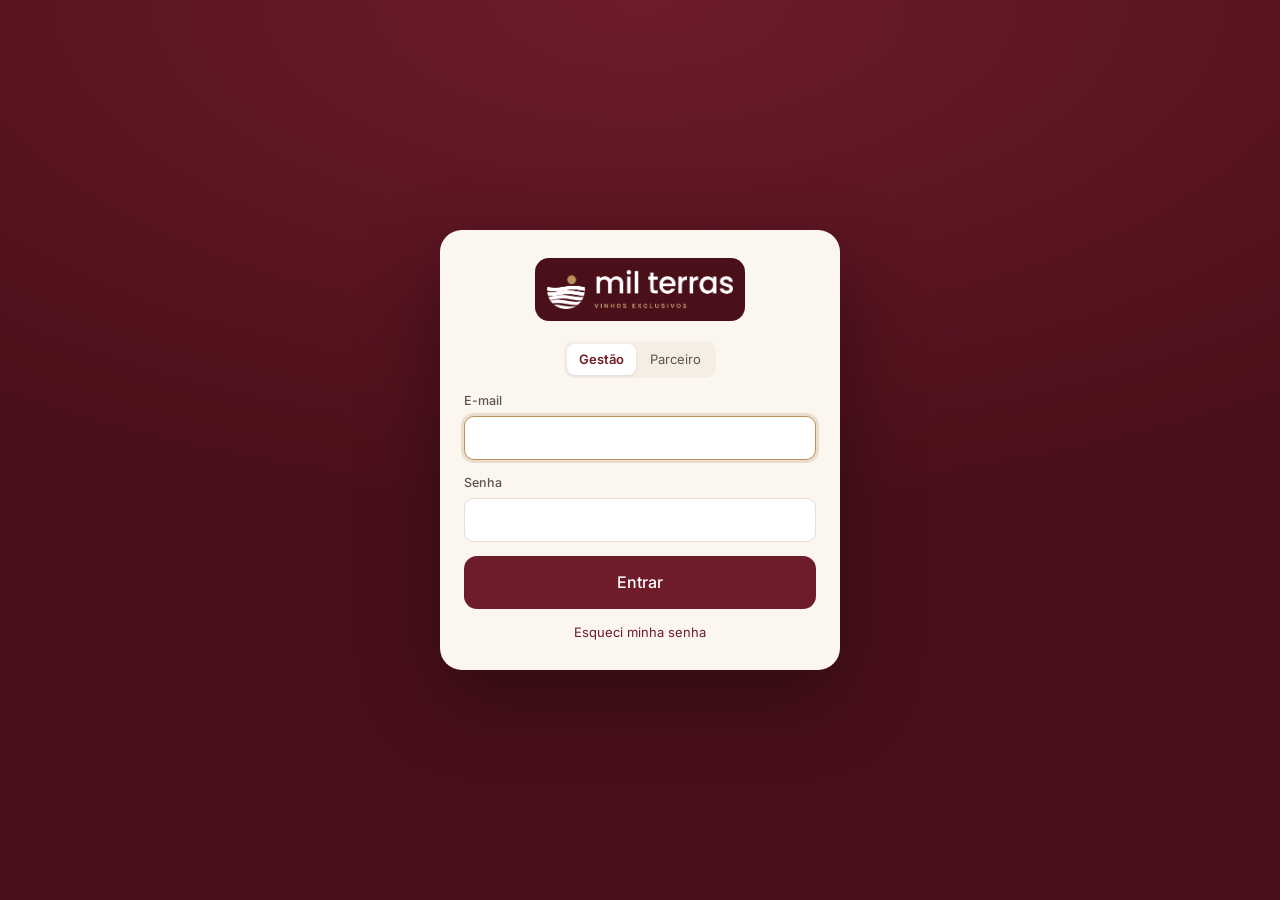
<file: index.html>
<!doctype html>
<html lang="pt-BR">
<head>
<meta charset="utf-8">
<meta name="viewport" content="width=device-width, initial-scale=1, viewport-fit=cover">
<title>Mil Terras</title>
<meta name="description" content="Vinhos exclusivos em consignação: estoque, remessas, vendas e fechamentos com os parceiros.">
<meta name="theme-color" content="#4A1019">
<link rel="icon" href="assets/icons/app-192.png?v=1fd7e320">
<link rel="apple-touch-icon" href="assets/icons/app-180.png?v=1fd7e320">
<link rel="preconnect" href="https://fonts.googleapis.com"><link rel="preconnect" href="https://fonts.gstatic.com" crossorigin>
<link href="https://fonts.googleapis.com/css2?family=Inter:wght@400;500;600&family=Poppins:wght@500&display=swap" rel="stylesheet">
<link rel="stylesheet" href="src/css/base.css"><link rel="stylesheet" href="src/css/segmento.css">
<style>
  .hub { min-height: 100vh; display: flex; flex-direction: column; align-items: center; justify-content: center; gap: 26px; padding: 32px 16px; background: radial-gradient(120% 80% at 50% 0%, var(--primaria), var(--primaria-escura) 70%); }
  .hub h1 { color: #fff; font-size: 34px; text-align: center; }
  .hub .tagline { color: var(--destaque-claro); text-align: center; margin-top: -14px; max-width: 520px; }
  .hub .cards { display: grid; grid-template-columns: minmax(0, 340px); gap: 16px; width: 100%; justify-content: center; }
  .hub a.card { display: flex; flex-direction: column; gap: 10px; color: var(--ink); transition: transform .15s; }
  .hub a.card:hover { transform: translateY(-3px); }
  .hub a.card img { width: 56px; height: 56px; border-radius: 14px; }
  .hub .foot { color: var(--destaque-claro); font-size: 12px; text-align: center; opacity: .85; }
  .hub .foot a { color: #fff; }
  @media (max-width: 640px) { .hub .cards { grid-template-columns: minmax(0, 1fr); } }
</style>
</head>
<body>
<div class="hub">
  <img src="assets/logo/logo_h_negativo.png" alt="Mil Terras" style="width:min(300px,70vw)">
  <div class="tagline">Vinhos exclusivos em consignação: estoque, remessas, vendas e fechamentos com os parceiros.</div>
  <div class="cards">
    <a class="card" href="app/"><img src="assets/icons/app-192.png?v=1fd7e320" alt=""><h2>Mil Terras</h2><div class="small ink2">Um app só: a gestão entra com e-mail e senha; os parceiros entram com código e PIN.</div><span class="btn sm" style="align-self:flex-start">Abrir o app</span></a>
  </div>
  
</div>
<script>location.replace('app/' + location.search + location.hash);</script>
<script>if ('serviceWorker' in navigator && location.protocol !== 'file:') navigator.serviceWorker.register('sw.js').catch(() => {});</script>
</body>
</html>
</file>
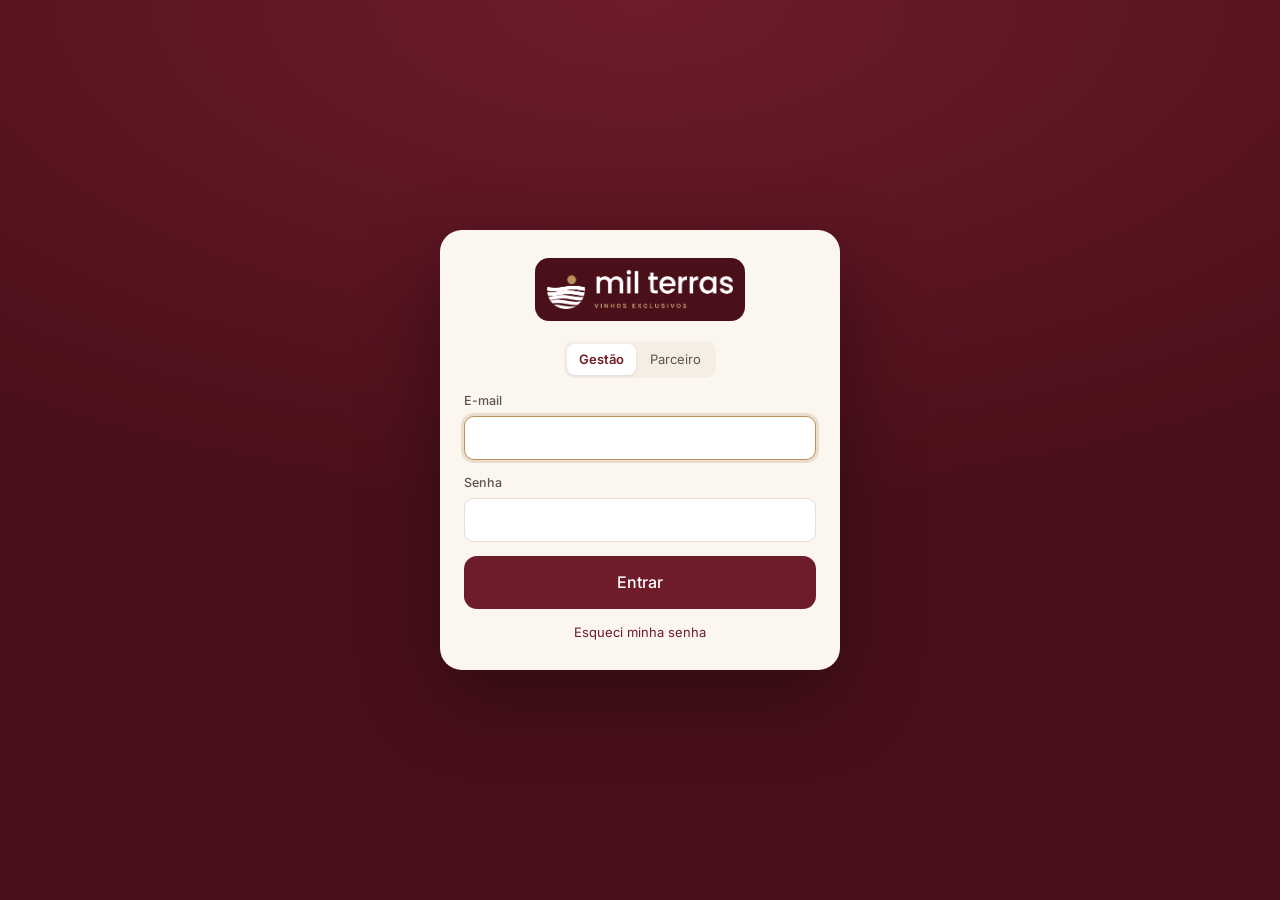
<file: app/index.html>
<!doctype html>
<html lang="pt-BR">
<head>
<meta charset="utf-8">
<meta name="viewport" content="width=device-width, initial-scale=1, viewport-fit=cover">
<title>Mil Terras</title>
<meta name="theme-color" content="#4A1019">
<meta name="apple-mobile-web-app-capable" content="yes">
<meta name="mobile-web-app-capable" content="yes">
<meta name="apple-mobile-web-app-status-bar-style" content="black-translucent">
<meta name="apple-mobile-web-app-title" content="Mil Terras">
<meta name="description" content="Vinhos exclusivos em consignação: estoque, remessas, vendas e fechamentos com os parceiros.">
<link rel="manifest" href="manifest.webmanifest">
<link rel="icon" href="../assets/icons/app-192.png?v=1fd7e320">
<link rel="apple-touch-icon" href="../assets/icons/app-180.png?v=1fd7e320">
<link rel="preconnect" href="https://fonts.googleapis.com"><link rel="preconnect" href="https://fonts.gstatic.com" crossorigin><link href="https://fonts.googleapis.com/css2?family=Inter:wght@400;500;600&family=Poppins:wght@500&family=Lora:ital@1&display=swap" rel="stylesheet">
<link rel="stylesheet" href="../src/css/base.css">
<link rel="stylesheet" href="../src/css/segmento.css">
</head>
<body>
<div id="app"></div>
<noscript>Ative o JavaScript para usar o app.</noscript>
<script src="../src/vendor/supabase.js"></script>
<script type="module" src="../src/js/core/entrada.js"></script>
</body>
</html>
</file>
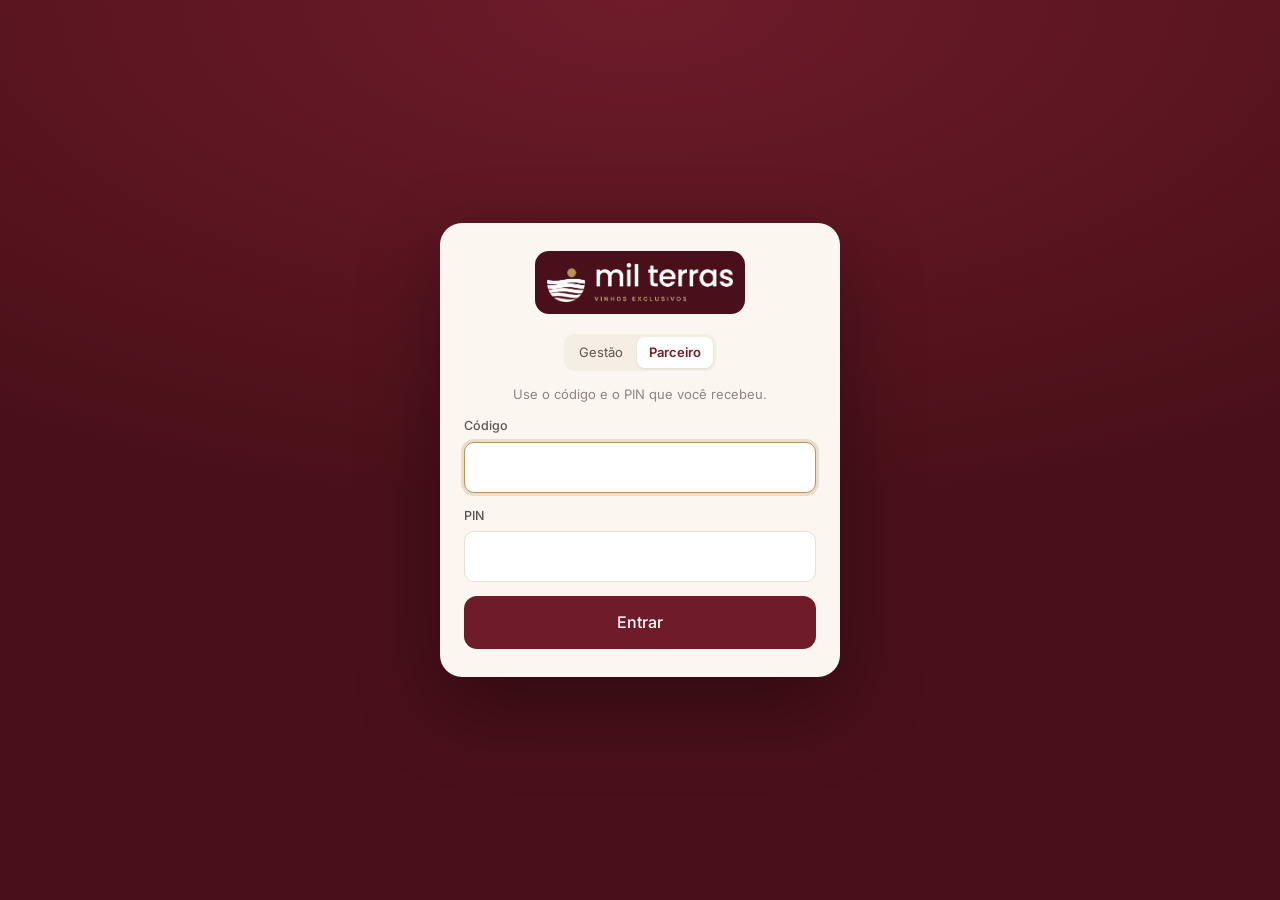
<file: cliente/index.html>
<!doctype html>
<html lang="pt-BR">
<head>
<!-- endereço antigo (apps instalados antes): abre o app aqui mesmo; redirecionar saía do escopo do app instalado e o Chrome mostrava a barra do navegador -->
<meta charset="utf-8">
<meta name="viewport" content="width=device-width, initial-scale=1, viewport-fit=cover">
<title>Mil Terras Parceiro</title>
<meta name="theme-color" content="#4A1019">
<meta name="apple-mobile-web-app-capable" content="yes">
<meta name="mobile-web-app-capable" content="yes">
<meta name="apple-mobile-web-app-status-bar-style" content="black-translucent">
<meta name="apple-mobile-web-app-title" content="Mil Terras">
<meta name="description" content="Para restaurantes, bares e lojas: registrar vendas, pedir reposição e fazer o fechamento.">
<link rel="manifest" href="manifest.webmanifest">
<link rel="icon" href="../assets/icons/app-192.png?v=1fd7e320">
<link rel="apple-touch-icon" href="../assets/icons/app-180.png?v=1fd7e320">
<link rel="preconnect" href="https://fonts.googleapis.com"><link rel="preconnect" href="https://fonts.gstatic.com" crossorigin><link href="https://fonts.googleapis.com/css2?family=Inter:wght@400;500;600&family=Poppins:wght@500&family=Lora:ital@1&display=swap" rel="stylesheet">
<link rel="stylesheet" href="../src/css/base.css">
<link rel="stylesheet" href="../src/css/segmento.css">
</head>
<body>
<div id="app"></div>
<noscript>Ative o JavaScript para usar o app.</noscript>
<script>if (!/[?&]entrar=/.test(location.search)) history.replaceState(null, '', location.pathname + (location.search ? location.search + '&' : '?') + 'entrar=usuario' + location.hash);</script>
<script src="../src/vendor/supabase.js"></script>
<script type="module" src="../src/js/core/entrada.js"></script>
</body>
</html>
</file>
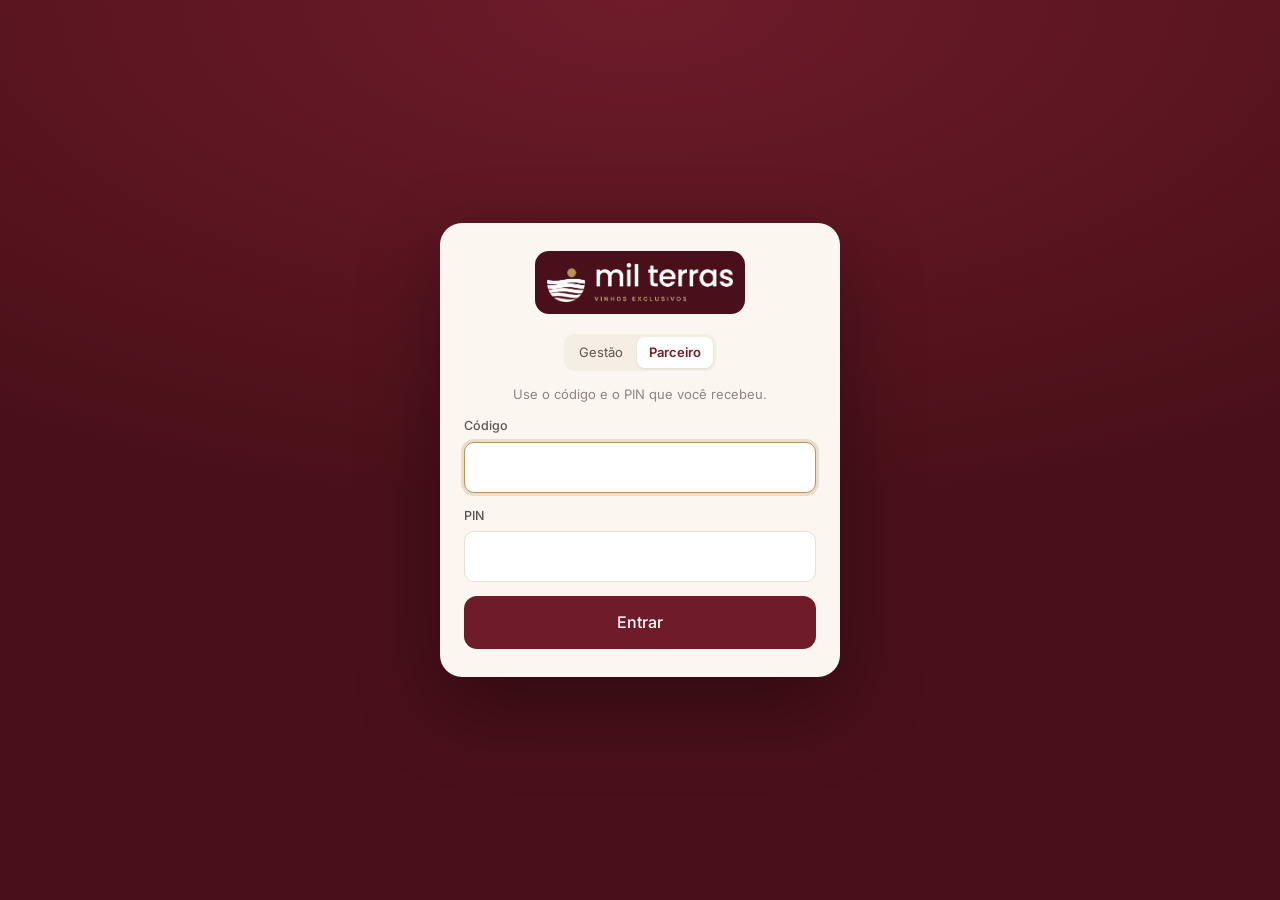
<file: gestao/index.html>
<!doctype html>
<html lang="pt-BR">
<head>
<meta charset="utf-8">
<meta name="viewport" content="width=device-width, initial-scale=1, viewport-fit=cover">
<title>Mil Terras Gestão</title>
<meta name="theme-color" content="#4A1019">
<meta name="apple-mobile-web-app-capable" content="yes">
<meta name="mobile-web-app-capable" content="yes">
<meta name="apple-mobile-web-app-status-bar-style" content="black-translucent">
<meta name="apple-mobile-web-app-title" content="Mil Terras">
<meta name="description" content="Estoque, consignação, fechamentos e financeiro da Mil Terras.">
<link rel="manifest" href="manifest.webmanifest">
<link rel="icon" href="../assets/icons/app-192.png?v=1fd7e320">
<link rel="apple-touch-icon" href="../assets/icons/app-180.png?v=1fd7e320">
<link rel="preconnect" href="https://fonts.googleapis.com"><link rel="preconnect" href="https://fonts.gstatic.com" crossorigin><link href="https://fonts.googleapis.com/css2?family=Inter:wght@400;500;600&family=Poppins:wght@500&family=Lora:ital@1&display=swap" rel="stylesheet">
<link rel="stylesheet" href="../src/css/base.css">
<link rel="stylesheet" href="../src/css/segmento.css">
</head>
<body>
<div id="app"></div>
<noscript>Ative o JavaScript para usar o app.</noscript>
<script src="../src/vendor/supabase.js"></script>
<script type="module" src="../src/js/core/entrada.js"></script>
</body>
</html>
</file>
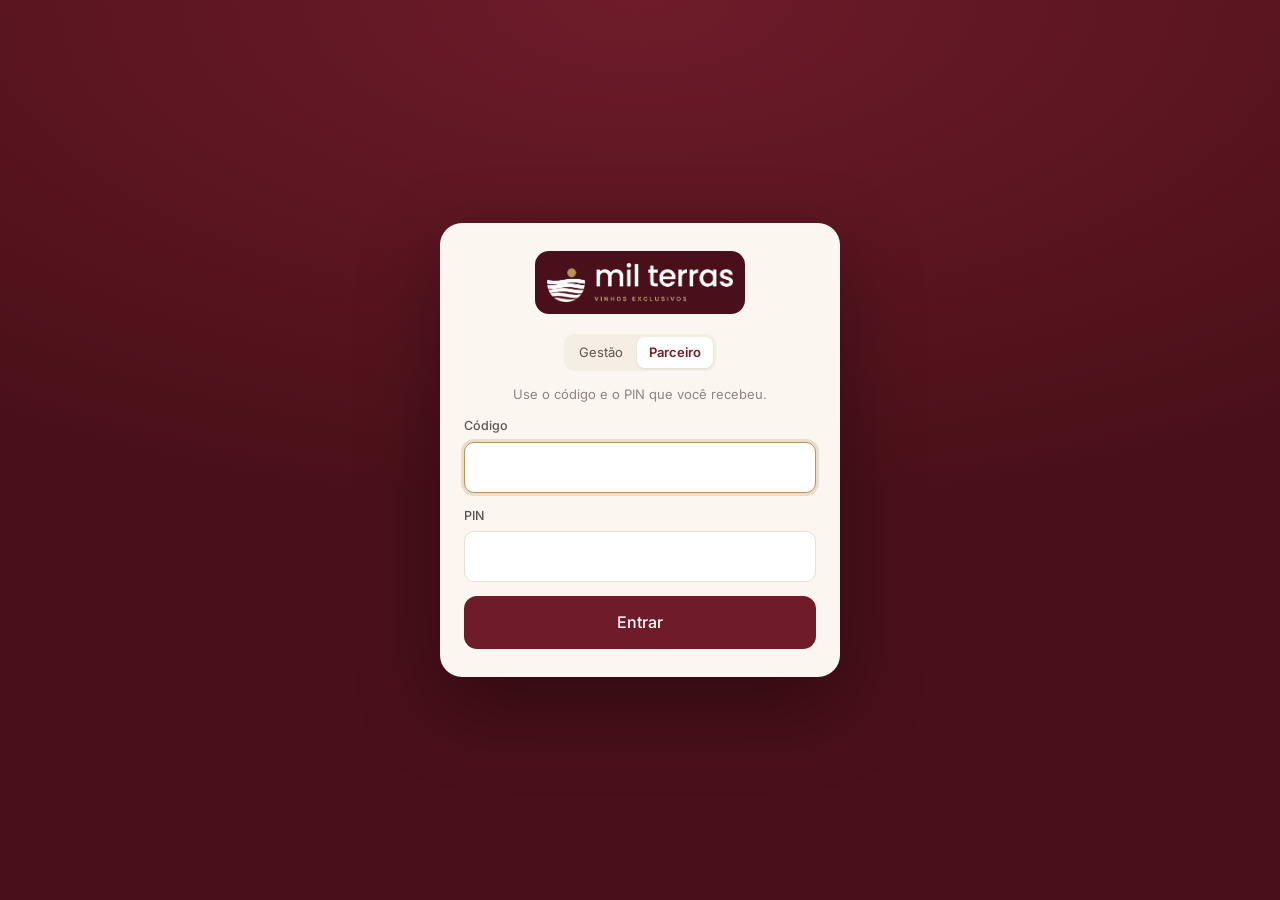
<file: gestor/index.html>
<!doctype html>
<html lang="pt-BR">
<head>
<!-- endereço antigo (apps instalados antes): abre o app aqui mesmo; redirecionar saía do escopo do app instalado e o Chrome mostrava a barra do navegador -->
<meta charset="utf-8">
<meta name="viewport" content="width=device-width, initial-scale=1, viewport-fit=cover">
<title>Mil Terras Gestão</title>
<meta name="theme-color" content="#4A1019">
<meta name="apple-mobile-web-app-capable" content="yes">
<meta name="mobile-web-app-capable" content="yes">
<meta name="apple-mobile-web-app-status-bar-style" content="black-translucent">
<meta name="apple-mobile-web-app-title" content="Mil Terras">
<meta name="description" content="Estoque, consignação, fechamentos e financeiro da Mil Terras.">
<link rel="manifest" href="manifest.webmanifest">
<link rel="icon" href="../assets/icons/app-192.png?v=1fd7e320">
<link rel="apple-touch-icon" href="../assets/icons/app-180.png?v=1fd7e320">
<link rel="preconnect" href="https://fonts.googleapis.com"><link rel="preconnect" href="https://fonts.gstatic.com" crossorigin><link href="https://fonts.googleapis.com/css2?family=Inter:wght@400;500;600&family=Poppins:wght@500&family=Lora:ital@1&display=swap" rel="stylesheet">
<link rel="stylesheet" href="../src/css/base.css">
<link rel="stylesheet" href="../src/css/segmento.css">
</head>
<body>
<div id="app"></div>
<noscript>Ative o JavaScript para usar o app.</noscript>
<script src="../src/vendor/supabase.js"></script>
<script type="module" src="../src/js/core/entrada.js"></script>
</body>
</html>
</file>
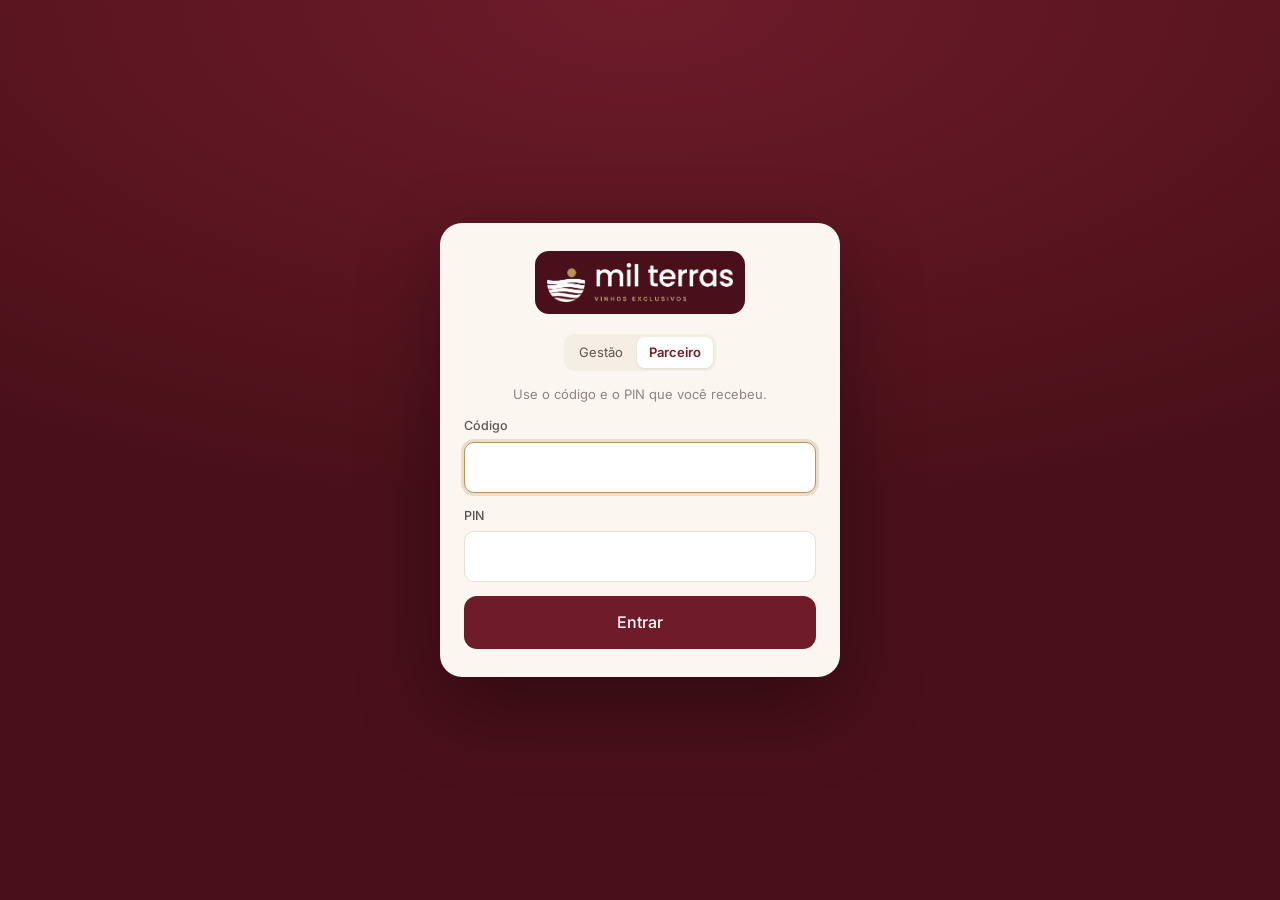
<file: usuario/index.html>
<!doctype html>
<html lang="pt-BR">
<head>
<meta charset="utf-8">
<meta name="viewport" content="width=device-width, initial-scale=1, viewport-fit=cover">
<title>Mil Terras Parceiro</title>
<meta name="theme-color" content="#4A1019">
<meta name="apple-mobile-web-app-capable" content="yes">
<meta name="mobile-web-app-capable" content="yes">
<meta name="apple-mobile-web-app-status-bar-style" content="black-translucent">
<meta name="apple-mobile-web-app-title" content="Mil Terras">
<meta name="description" content="Para restaurantes, bares e lojas: registrar vendas, pedir reposição e fazer o fechamento.">
<link rel="manifest" href="manifest.webmanifest">
<link rel="icon" href="../assets/icons/app-192.png?v=1fd7e320">
<link rel="apple-touch-icon" href="../assets/icons/app-180.png?v=1fd7e320">
<link rel="preconnect" href="https://fonts.googleapis.com"><link rel="preconnect" href="https://fonts.gstatic.com" crossorigin><link href="https://fonts.googleapis.com/css2?family=Inter:wght@400;500;600&family=Poppins:wght@500&family=Lora:ital@1&display=swap" rel="stylesheet">
<link rel="stylesheet" href="../src/css/base.css">
<link rel="stylesheet" href="../src/css/segmento.css">
</head>
<body>
<div id="app"></div>
<noscript>Ative o JavaScript para usar o app.</noscript>
<script src="../src/vendor/supabase.js"></script>
<script type="module" src="../src/js/core/entrada.js"></script>
</body>
</html>
</file>
<file: src/css/base.css>
/* EasyApp — interface base dos apps. As cores da marca de cada segmento ficam em src/css/segmento.css */
:root {
  --primaria: #6E1B2A;
  --primaria-escura: #4A1019;
  --destaque: #B8925A;
  --destaque-claro: #E9DCC6;
  --fundo: #FBF7F0;
  --escuro: #221C1B;
  --surface: #FFFFFF;
  --surface-2: #F4EEE4;
  --line: #E8DFD2;
  --ink: #221C1B;
  --ink-2: #5E5350;
  --ink-3: #8E8380;
  --ok: #2E7D4F; --ok-bg: #E6F2EA;
  --warn: #9A6400; --warn-bg: #FBF0D9;
  --crit: #B3261E; --crit-bg: #FBE7E5;
  --info: #285E8C; --info-bg: #E5EEF6;
  --opp: #7A5A1F; --opp-bg: #F5ECDC;
  /* Gráficos — paleta categórica validada (CVD) */
  --s1: #a8324a; --s2: #c98a1e; --s3: #2f7fae;
  --radius: 14px;
  --shadow: 0 1px 2px rgba(34, 28, 27, .06), 0 4px 16px rgba(34, 28, 27, .05);
  --safe-b: env(safe-area-inset-bottom, 0px);
  --safe-t: env(safe-area-inset-top, 0px);
  --font: 'Inter', system-ui, -apple-system, 'Segoe UI', sans-serif;
  --font-t: 'Poppins', 'Inter', system-ui, sans-serif;
  color-scheme: light;
}
* { box-sizing: border-box; }
html, body { margin: 0; height: 100%; }
body { font-family: var(--font); color: var(--ink); background: var(--fundo); font-size: 15px; line-height: 1.45; -webkit-font-smoothing: antialiased; -webkit-tap-highlight-color: transparent; }
h1, h2, h3, h4 { font-family: var(--font-t); font-weight: 500; margin: 0; line-height: 1.2; letter-spacing: -.01em; }
h1 { font-size: 24px; } h2 { font-size: 18px; } h3 { font-size: 15px; }
a { color: var(--primaria); text-decoration: none; }
button, input, select, textarea { font: inherit; color: inherit; }
img { max-width: 100%; }
.serif { font-family: 'Lora', Georgia, serif; font-style: italic; }
.label { font-size: 11px; letter-spacing: .14em; text-transform: uppercase; color: var(--ink-3); font-weight: 600; }
.muted { color: var(--ink-3); } .ink2 { color: var(--ink-2); }
.small { font-size: 13px; } .tiny { font-size: 12px; }
.num { font-variant-numeric: tabular-nums; }
.right { text-align: right; } .center { text-align: center; }
.row { display: flex; align-items: center; gap: 10px; } .row.wrap { flex-wrap: wrap; } .row.top { align-items: flex-start; }
.col { display: flex; flex-direction: column; gap: 10px; }
.grow { flex: 1; min-width: 0; } .between { justify-content: space-between; }
.gap-s { gap: 6px; } .gap-l { gap: 18px; }
.mt { margin-top: 16px; } .mt-s { margin-top: 8px; } .mb { margin-bottom: 16px; }
.hide { display: none !important; }
.ellipsis { overflow: hidden; text-overflow: ellipsis; white-space: nowrap; }

/* ---------- Shell ---------- */
.shell { display: grid; grid-template-columns: 248px 1fr; min-height: 100vh; }
.side { background: var(--primaria-escura); color: #F3E9E4; padding: 22px 14px; position: sticky; top: 0; height: 100vh; display: flex; flex-direction: column; gap: 4px; overflow-y: auto; }
.side .brand { padding: 4px 10px 22px; }
.side .brand img { width: 170px; display: block; }
.side .brand .who { margin-top: 10px; font-size: 11px; letter-spacing: .14em; text-transform: uppercase; color: var(--destaque); }
.nav-a { display: flex; align-items: center; gap: 12px; padding: 10px 12px; border-radius: 10px; color: #E8D9D3; font-size: 14px; position: relative; }
.nav-a svg { width: 19px; height: 19px; opacity: .85; flex: none; }
.nav-a:hover { background: rgba(255, 255, 255, .06); }
.nav-a.on { background: rgba(255, 255, 255, .1); color: #fff; }
.nav-a.on::before { content: ''; position: absolute; left: -14px; top: 9px; bottom: 9px; width: 3px; border-radius: 3px; background: var(--destaque); }
.nav-a .badge { margin-left: auto; }
.side .foot { margin-top: auto; padding: 12px; font-size: 12px; color: #C9B3AC; }
.main { min-width: 0; padding: 26px 32px 60px; max-width: 1280px; width: 100%; }
.topbar { display: none; }
.tabbar { display: none; }
.pagehead { display: flex; align-items: flex-end; justify-content: space-between; gap: 16px; margin-bottom: 20px; flex-wrap: wrap; }
.pagehead .sub { color: var(--ink-3); font-size: 14px; margin-top: 4px; }

@media (max-width: 900px) {
  .shell { display: block; }
  .side { display: none; }
  .topbar { display: flex; align-items: center; gap: 12px; position: sticky; top: 0; z-index: 20; background: var(--primaria-escura); color: #fff; padding: calc(10px + var(--safe-t)) 16px 10px; }
  .topbar img { height: 28px; }
  .topbar .t { font-family: var(--font-t); font-size: 16px; flex: 1; min-width: 0; }
  .topbar button { background: none; border: 0; color: #fff; padding: 6px; }
  .main { padding: 16px 16px calc(96px + var(--safe-b)); }
  .tabbar { display: flex; position: fixed; left: 0; right: 0; bottom: 0; z-index: 30; background: rgba(255, 255, 255, .96); backdrop-filter: blur(12px); -webkit-backdrop-filter: blur(12px); border-top: 1px solid var(--line); padding: 6px 4px calc(6px + var(--safe-b)); }
  .tabbar a { flex: 1; display: flex; flex-direction: column; align-items: center; gap: 2px; font-size: 10.5px; color: var(--ink-3); padding: 4px 0; position: relative; }
  .tabbar a svg { width: 22px; height: 22px; }
  .tabbar a.on { color: var(--primaria); }
  .tabbar a .badge { position: absolute; top: 0; left: calc(50% + 6px); }
  .tabbar a.fab { color: #fff; }
  .tabbar a.fab span.ic { background: var(--primaria); border-radius: 16px; width: 52px; height: 40px; display: grid; place-items: center; margin-top: -2px; box-shadow: 0 4px 12px rgba(0, 0, 0, .25); }
  .pagehead h1 { font-size: 21px; }
  .hide-m { display: none !important; }
}
@media (min-width: 901px) { .hide-d { display: none !important; } }

/* ---------- Componentes ---------- */
.card { background: var(--surface); border: 1px solid var(--line); border-radius: var(--radius); padding: 18px; box-shadow: var(--shadow); min-width: 0; }
.card.pad-0 { padding: 0; overflow: hidden; }
.card > .head { display: flex; align-items: center; justify-content: space-between; gap: 10px; margin-bottom: 14px; }
.card > .head h2 { font-size: 16px; }
.card.dark { background: linear-gradient(135deg, var(--primaria), var(--primaria-escura)); color: #fff; border: 0; }
.card.dark .label, .card.dark .muted { color: #E3C9A2; }
.grid { display: grid; gap: 16px; }
.g2 { grid-template-columns: repeat(2, minmax(0, 1fr)); }
.g3 { grid-template-columns: repeat(3, minmax(0, 1fr)); }
.g4 { grid-template-columns: repeat(4, minmax(0, 1fr)); }
.g-2-1 { grid-template-columns: minmax(0, 2fr) minmax(0, 1fr); }
@media (max-width: 1100px) { .g4 { grid-template-columns: repeat(2, minmax(0, 1fr)); } .g-2-1, .g3 { grid-template-columns: minmax(0, 1fr); } }
@media (max-width: 640px) { .g2 { grid-template-columns: minmax(0, 1fr); } .g4 { gap: 10px; } }

.kpi { display: flex; flex-direction: column; gap: 6px; }
.kpi .v { font-family: var(--font-t); font-size: 26px; font-weight: 500; letter-spacing: -.02em; font-variant-numeric: tabular-nums; }
.kpi .d { font-size: 12.5px; color: var(--ink-3); }
.kpi .d b { font-weight: 600; }
.up { color: var(--ok); } .down { color: var(--crit); }
@media (max-width: 640px) { .kpi .v { font-size: 21px; } .card { padding: 14px; } }

.btn { display: inline-flex; align-items: center; justify-content: center; gap: 8px; border: 1px solid transparent; border-radius: 11px; padding: 10px 16px; font-weight: 500; font-size: 14px; cursor: pointer; background: var(--primaria); color: #fff; transition: filter .15s, transform .05s; white-space: nowrap; }
.btn:hover { filter: brightness(1.08); } .btn:active { transform: translateY(1px); }
.btn svg { width: 17px; height: 17px; }
.btn.ghost { background: transparent; color: var(--primaria); border-color: var(--line); }
.btn.ghost:hover { background: var(--surface-2); filter: none; }
.btn.gold { background: var(--destaque); color: #fff; }
.btn.light { background: #fff; color: var(--primaria); }
.btn.ok { background: var(--ok); }
.btn.sm { padding: 6px 11px; font-size: 13px; border-radius: 9px; }
.btn.lg { padding: 14px 20px; font-size: 16px; border-radius: 13px; }
.btn.block { width: 100%; }
.btn[disabled] { opacity: .45; pointer-events: none; }
.iconbtn { border: 0; background: transparent; padding: 6px; border-radius: 8px; cursor: pointer; color: var(--ink-2); display: inline-grid; place-items: center; }
.iconbtn:hover { background: var(--surface-2); }
.iconbtn svg { width: 20px; height: 20px; }

.badge { display: inline-flex; align-items: center; gap: 5px; font-size: 11.5px; font-weight: 600; padding: 3px 8px; border-radius: 999px; background: var(--surface-2); color: var(--ink-2); white-space: nowrap; }
.badge.ok { background: var(--ok-bg); color: var(--ok); }
.badge.warn { background: var(--warn-bg); color: var(--warn); }
.badge.crit { background: var(--crit-bg); color: var(--crit); }
.badge.info { background: var(--info-bg); color: var(--info); }
.badge.opp { background: var(--opp-bg); color: var(--opp); }
.badge.dot { min-width: 18px; height: 18px; padding: 0 5px; justify-content: center; background: var(--destaque); color: #fff; font-size: 11px; }
.tag { font-size: 10.5px; letter-spacing: .12em; text-transform: uppercase; font-weight: 600; padding: 3px 8px; border-radius: 999px; border: 1px solid currentColor; color: var(--primaria); }

.field { display: flex; flex-direction: column; gap: 6px; }
.field > span { font-size: 12.5px; color: var(--ink-2); font-weight: 500; }
.input, select.input, textarea.input { width: 100%; border: 1px solid var(--line); background: #fff; border-radius: 10px; padding: 10px 12px; outline: none; font-size: 15px; }
.input:focus { border-color: var(--destaque); box-shadow: 0 0 0 3px color-mix(in srgb, var(--destaque) 25%, transparent); }
textarea.input { min-height: 80px; resize: vertical; }
.search { position: relative; } .search svg { position: absolute; left: 11px; top: 50%; transform: translateY(-50%); width: 17px; color: var(--ink-3); }
.search .input { padding-left: 36px; }
.seg { display: inline-flex; background: var(--surface-2); border-radius: 10px; padding: 3px; gap: 2px; }
.seg button { border: 0; background: transparent; padding: 6px 12px; border-radius: 8px; font-size: 13px; cursor: pointer; color: var(--ink-2); }
.seg button.on { background: #fff; color: var(--primaria); box-shadow: 0 1px 3px rgba(0, 0, 0, .08); font-weight: 600; }
.chips { display: flex; gap: 8px; flex-wrap: wrap; }
.chip { border: 1px solid var(--line); background: #fff; border-radius: 999px; padding: 7px 13px; font-size: 13.5px; cursor: pointer; }
.chip.on { background: var(--primaria); border-color: var(--primaria); color: #fff; }

.stepper { display: inline-flex; align-items: center; border: 1px solid var(--line); border-radius: 11px; background: #fff; overflow: hidden; }
.stepper button { width: 38px; height: 38px; border: 0; background: transparent; font-size: 20px; cursor: pointer; color: var(--primaria); }
.stepper button:active { background: var(--surface-2); }
.stepper input { width: 44px; text-align: center; border: 0; font-weight: 600; font-size: 16px; outline: none; background: transparent; -moz-appearance: textfield; }
.stepper input::-webkit-inner-spin-button { -webkit-appearance: none; }

/* Tabelas */
.tbl-wrap { overflow-x: auto; -webkit-overflow-scrolling: touch; }
table.tbl { width: 100%; border-collapse: collapse; font-size: 14px; }
.tbl th { text-align: left; font-size: 11px; letter-spacing: .1em; text-transform: uppercase; color: var(--ink-3); font-weight: 600; padding: 10px 12px; border-bottom: 1px solid var(--line); white-space: nowrap; background: #fff; }
.tbl td { padding: 11px 12px; border-bottom: 1px solid #F1EBE2; vertical-align: middle; }
.tbl tr:last-child td { border-bottom: 0; }
.tbl tr.click { cursor: pointer; } .tbl tr.click:hover td { background: #FCF9F4; }
.tbl th.r, .tbl td.r { text-align: right; font-variant-numeric: tabular-nums; }
.tbl tfoot td { font-weight: 600; border-top: 1px solid var(--line); }

/* Listas */
.list { display: flex; flex-direction: column; }
.li { display: flex; align-items: center; gap: 12px; padding: 12px 2px; border-bottom: 1px solid #F1EBE2; min-width: 0; }
.li:last-child { border-bottom: 0; }
a.li, .li.click { color: inherit; cursor: pointer; }
.li .t { font-weight: 500; } .li .s { font-size: 12.5px; color: var(--ink-3); }
.thumb { width: 34px; height: 64px; object-fit: contain; flex: none; filter: drop-shadow(0 2px 3px rgba(0, 0, 0, .15)); }
.thumb.sm { width: 22px; height: 42px; }
.avatar { width: 36px; height: 36px; border-radius: 50%; background: var(--destaque-claro); color: var(--primaria); display: grid; place-items: center; font-weight: 600; font-size: 14px; flex: none; }

/* Barras de progresso / meter */
.meter { height: 8px; background: var(--surface-2); border-radius: 99px; overflow: hidden; }
.meter > i { display: block; height: 100%; background: var(--primaria); border-radius: 99px; }
.meter.gold > i { background: var(--destaque); }

/* Insights */
.ins { display: flex; gap: 12px; padding: 12px; border-radius: 12px; background: #fff; border: 1px solid var(--line); color: inherit; }
.ins .ic { width: 34px; height: 34px; border-radius: 10px; display: grid; place-items: center; flex: none; }
.ins .ic svg { width: 18px; height: 18px; }
.ins.critico .ic { background: var(--crit-bg); color: var(--crit); }
.ins.atencao .ic { background: var(--warn-bg); color: var(--warn); }
.ins.acao .ic { background: var(--primaria); color: #fff; }
.ins.oportunidade .ic { background: var(--opp-bg); color: var(--opp); }
.ins.info .ic { background: var(--info-bg); color: var(--info); }
.ins .t { font-weight: 600; font-size: 14px; } .ins .s { font-size: 13px; color: var(--ink-2); }


/* Modal / sheet */
.overlay { position: fixed; inset: 0; background: rgba(34, 28, 27, .45); z-index: 100; display: flex; align-items: center; justify-content: center; padding: 20px; animation: fade .15s; }
.modal { background: var(--fundo); border-radius: 18px; width: min(560px, 100%); max-height: calc(100vh - 40px); overflow: auto; box-shadow: 0 20px 60px rgba(0, 0, 0, .25); animation: pop .18s; }
.modal.wide { width: min(860px, 100%); }
.modal .mh { display: flex; align-items: center; justify-content: space-between; padding: 18px 20px 6px; position: sticky; top: 0; background: var(--fundo); z-index: 1; }
.modal .mb { padding: 10px 20px 20px; }
.modal .mf { padding: 12px 20px calc(16px + var(--safe-b)); display: flex; gap: 10px; justify-content: flex-end; border-top: 1px solid var(--line); position: sticky; bottom: 0; background: var(--fundo); }
@media (max-width: 640px) {
  .overlay { align-items: flex-end; padding: 0; }
  .modal, .modal.wide { width: 100%; border-radius: 18px 18px 0 0; max-height: 92vh; animation: up .22s; }
  .modal .mf .btn { flex: 1; }
}
@keyframes fade { from { opacity: 0; } }
@keyframes pop { from { transform: scale(.97); opacity: 0; } }
@keyframes up { from { transform: translateY(40px); opacity: .5; } }

.toast { position: fixed; left: 50%; bottom: calc(90px + var(--safe-b)); transform: translateX(-50%); background: var(--escuro); color: #fff; padding: 11px 18px; border-radius: 12px; z-index: 200; font-size: 14px; box-shadow: 0 8px 24px rgba(0, 0, 0, .25); animation: up .2s; max-width: calc(100% - 32px); }
.toast.erro { background: var(--crit); }
@media (min-width: 901px) { .toast { bottom: 28px; } }
.atualizar-bar { position: fixed; left: 50%; transform: translateX(-50%); bottom: calc(80px + var(--safe-b)); z-index: 190; display: flex; align-items: center; gap: 10px; width: max-content; max-width: calc(100% - 32px); background: var(--primaria); color: #fff; padding: 8px 8px 8px 14px; border-radius: 14px; font-size: 14px; box-shadow: 0 8px 24px rgba(0, 0, 0, .25); animation: up .2s; }
.atualizar-bar .btn { background: #fff; color: var(--primaria); border-color: #fff; }
@media (min-width: 901px) { .atualizar-bar { bottom: 28px; } }
@media (max-width: 900px) { .toast { bottom: auto; top: calc(62px + var(--safe-t)); } }

.empty { text-align: center; padding: 30px 16px; color: var(--ink-3); }
.empty svg { width: 36px; height: 36px; color: var(--destaque); margin-bottom: 6px; }

/* Wizard */
.steps { display: flex; gap: 6px; margin-bottom: 16px; }
.steps i { flex: 1; height: 4px; border-radius: 4px; background: var(--line); }
.steps i.on { background: var(--primaria); }

/* Gráficos */
.chart { position: relative; width: 100%; }
.chart svg { display: block; width: 100%; overflow: visible; }
.chart .axis text { fill: var(--ink-3); font-size: 11px; font-family: var(--font); }
.chart .grid line { stroke: #EFE8DD; }
.chart .base { stroke: #D9CFC1; }
.chart .hit { fill: transparent; cursor: pointer; }
.chart .bar { transition: opacity .12s; }
.chart:hover .bar.dim { opacity: .5; }
.legend { display: flex; gap: 14px; flex-wrap: wrap; font-size: 12.5px; color: var(--ink-2); margin-bottom: 8px; }
.legend i { display: inline-block; width: 10px; height: 10px; border-radius: 3px; margin-right: 6px; vertical-align: -1px; }
.tip { position: fixed; z-index: 300; pointer-events: none; background: var(--escuro); color: #fff; font-size: 12.5px; padding: 8px 10px; border-radius: 9px; box-shadow: 0 6px 18px rgba(0, 0, 0, .2); max-width: 260px; line-height: 1.4; }
.tip b { font-weight: 600; }
.tip .k { display: inline-block; width: 8px; height: 8px; border-radius: 2px; margin-right: 6px; }
.hbars { display: flex; flex-direction: column; gap: 10px; }
.hb { display: grid; grid-template-columns: minmax(80px, 38%) 1fr auto; align-items: center; gap: 10px; font-size: 13.5px; }
.hb .bar-t { height: 10px; background: var(--surface-2); border-radius: 0 4px 4px 0; overflow: hidden; }
.hb .bar-t i { display: block; height: 100%; background: var(--primaria); border-radius: 0 4px 4px 0; }
.hb .v { font-variant-numeric: tabular-nums; font-weight: 600; text-align: right; min-width: 48px; white-space: nowrap; }
.heat { border-collapse: separate; border-spacing: 2px; font-size: 12.5px; width: 100%; }
.heat th { font-weight: 500; color: var(--ink-2); padding: 4px 6px; text-align: left; white-space: nowrap; }
.heat thead th { font-size: 11px; writing-mode: vertical-rl; transform: rotate(180deg); text-align: left; height: 110px; vertical-align: bottom; padding: 4px 2px; }
.heat td { text-align: center; border-radius: 4px; min-width: 30px; height: 30px; font-variant-numeric: tabular-nums; font-weight: 600; }

/* Login */
.login { min-height: 100vh; display: grid; place-items: center; align-content: center; gap: 14px; padding: 24px; background: radial-gradient(120% 80% at 50% 0%, var(--primaria), var(--primaria-escura) 70%); }
.login .box { width: min(400px, 100%); background: var(--fundo); border-radius: 22px; padding: 28px 24px; box-shadow: 0 30px 80px rgba(0, 0, 0, .35); }
.login .logo { display: block; width: 210px; margin: 0 auto 6px; }
.pin { display: flex; gap: 10px; justify-content: center; }
.pin input { width: 54px; height: 60px; text-align: center; font-size: 24px; border: 1px solid var(--line); border-radius: 12px; background: #fff; outline: none; }
.pin input:focus { border-color: var(--destaque); }

/* Documento para impressão */
.doc { background: #fff; max-width: 800px; margin: 0 auto; padding: 40px 44px; border: 1px solid var(--line); border-radius: 6px; color: var(--escuro); }
.doc .dh { display: flex; justify-content: space-between; align-items: flex-start; border-bottom: 2px solid var(--primaria); padding-bottom: 16px; margin-bottom: 18px; }
.doc .dh img { width: 190px; }
.doc h1 { color: var(--primaria); font-size: 22px; }
.doc .tbl th { background: var(--fundo); }
.doc .foot { margin-top: 30px; padding-top: 12px; border-top: 1px solid var(--line); font-size: 11.5px; color: var(--ink-3); display: flex; justify-content: space-between; }
.doc .sign { display: grid; grid-template-columns: 1fr 1fr; gap: 40px; margin-top: 50px; font-size: 12px; text-align: center; color: var(--ink-2); }
.doc .sign div { border-top: 1px solid var(--ink-3); padding-top: 6px; }
@media print {
  @page { margin: 12mm; }
  body { background: #fff; }
  .side, .topbar, .tabbar, .noprint, .toast { display: none !important; }
  .shell { display: block; } .main { padding: 0; max-width: none; }
  .doc { border: 0; padding: 0; max-width: none; }
  * { -webkit-print-color-adjust: exact; print-color-adjust: exact; }
}

.demo-banner svg { flex: none; }
.demo-banner { background: var(--destaque-claro); color: var(--primaria-escura); font-size: 12.5px; padding: 8px 14px; border-radius: 10px; margin-bottom: 16px; display: flex; gap: 10px; align-items: center; flex-wrap: wrap; }
.sync { display: inline-flex; align-items: center; gap: 6px; font-size: 12px; color: var(--ok); }
.sync::before { content: ''; width: 7px; height: 7px; border-radius: 50%; background: currentColor; box-shadow: 0 0 0 3px rgba(46, 125, 79, .18); }

.wz-foot { position: sticky; bottom: 0; background: var(--fundo); padding: 12px 0; margin-top: 16px; border-top: 1px solid var(--line); z-index: 5; }
@media (max-width: 900px) { .wz-foot { bottom: calc(64px + var(--safe-b)); } .wz-foot .btn { padding: 12px 14px; } }

.money-in { position: relative; display: inline-block; max-width: 100%; }
.money-in > span { position: absolute; left: 11px; top: 50%; transform: translateY(-50%); color: var(--ink-3); font-size: 13px; pointer-events: none; }
.money-in .input { padding-left: 34px; text-align: right; }
.field .money-in { width: 100% !important; }
.hb.click { cursor: pointer; border-radius: 8px; margin: -4px -6px; padding: 4px 6px; }
.hb.click:hover { background: var(--surface-2); }
.just { margin-top: 8px; width: 100%; font-size: 14px; padding: 8px 10px; }
.just.falta { border-color: var(--crit); background: var(--crit-bg); }
.ajuste-box { margin-top: 4px; font-size: 12.5px; background: var(--warn-bg); color: var(--warn); border-radius: 8px; padding: 6px 9px; }

.kanban { display: grid; grid-template-columns: repeat(4, minmax(240px, 1fr)); gap: 14px; overflow-x: auto; padding-bottom: 8px; -webkit-overflow-scrolling: touch; scroll-snap-type: x mandatory; }
.kcol { background: var(--surface-2); border-radius: var(--radius); padding: 10px; display: flex; flex-direction: column; gap: 10px; min-height: 160px; scroll-snap-align: start; }
.khead { display: flex; justify-content: space-between; align-items: center; padding: 2px 4px; }
.kcard { padding: 12px; }
@media (max-width: 900px) { .kanban { grid-template-columns: repeat(4, 82vw); } }

.li.off { opacity: .55; }
.kanban.k5 { grid-template-columns: repeat(5, minmax(230px, 1fr)); }
@media (max-width: 900px) { .kanban.k5 { grid-template-columns: repeat(5, 82vw); } }
.busca { width: 230px; max-width: 100%; }
.busca .input { padding-top: 9px; padding-bottom: 9px; }
@media (max-width: 640px) { .busca { width: 100%; } }
.live::before { content: ''; display: inline-block; width: 8px; height: 8px; border-radius: 50%; background: var(--crit); margin-right: 6px; animation: pulse 1.6s infinite; vertical-align: 1px; }
@keyframes pulse { 50% { opacity: .25; } }
.doc .resumo { display: grid; grid-template-columns: repeat(3, 1fr); gap: 10px; margin: 6px 0 18px; }
.doc .resumo div { border: 1px solid var(--line); border-radius: 8px; padding: 10px 12px; }
.doc .resumo b { display: block; font-size: 17px; color: var(--primaria); margin-top: 2px; }
.doc .bloco { border: 1px solid var(--line); border-radius: 8px; margin-top: 14px; overflow: hidden; break-inside: avoid; }
.doc .bloco h3 { background: var(--fundo); padding: 9px 12px; font-size: 14px; display: flex; justify-content: space-between; }
.doc .bloco .tbl th { background: #fff; }

/* ---------- EasyApp: peças da base ---------- */
.side .brand .nome { font-family: var(--font-t); font-size: 20px; color: #fff; line-height: 1.15; }
.login .marca { text-align: center; font-family: var(--font-t); font-size: 24px; color: var(--primaria); }
.login .marca small { display: block; font-family: var(--font); font-size: 11px; letter-spacing: .14em; text-transform: uppercase; color: var(--ink-3); margin-top: 4px; }
.aviso { display: flex; gap: 10px; align-items: center; flex-wrap: wrap; font-size: 13px; padding: 10px 14px; border-radius: 10px; margin-bottom: 16px; background: var(--warn-bg); color: var(--warn); }
.aviso.crit { background: var(--crit-bg); color: var(--crit); }
.aviso svg { flex: none; }
.foto-prev { width: 100%; max-height: 260px; object-fit: contain; border-radius: 10px; background: var(--surface-2); }
.grande { font-family: var(--font-t); font-size: 30px; font-weight: 500; letter-spacing: -.02em; }
.acao-grande { display: flex; align-items: center; gap: 14px; padding: 18px; border-radius: var(--radius); background: var(--surface); border: 1px solid var(--line); color: inherit; box-shadow: var(--shadow); cursor: pointer; text-align: left; width: 100%; font: inherit; }
.acao-grande .ic { width: 46px; height: 46px; border-radius: 13px; display: grid; place-items: center; background: var(--primaria); color: #fff; flex: none; }
.acao-grande .ic svg { width: 24px; height: 24px; }
.acao-grande .t { font-family: var(--font-t); font-size: 16px; }
.acao-grande .s { font-size: 12.5px; color: var(--ink-3); }

/* ---------- Marca da família EasyAPP: as três barras crescentes + "EasyAPP <produto>" ----------
   Cores por segmento (segmento.css): --marca-fundo (quadrado do ícone), --marca-a (barras 1 e 2), --marca-b (barra 3). */
:root { --marca-fundo: var(--primaria-escura); --marca-a: #FFFFFF; --marca-b: var(--destaque); }
.ea-barras { display: inline-flex; align-items: flex-end; gap: 2px; height: 15px; flex: none; }
.ea-barras i { display: block; width: 4px; border-radius: 1.5px; transform-origin: bottom; background: var(--marca-a); animation: eaOnda 7s ease-in-out infinite; }
.ea-barras i:nth-child(1) { height: 40%; }
.ea-barras i:nth-child(2) { height: 67%; animation-delay: .12s; }
.ea-barras i:nth-child(3) { height: 100%; background: var(--marca-b); animation-delay: .24s; }
@keyframes eaOnda { 0%, 13%, 100% { transform: scaleY(1); } 4% { transform: scaleY(.4); } 9% { transform: scaleY(1.1); } }
.ea-marca { display: flex; align-items: center; gap: 9px; color: #fff; }
.ea-nome { font-family: var(--font-t); font-weight: 500; font-size: 19px; letter-spacing: .2px; line-height: 1.1; white-space: nowrap; }
.ea-nome b { font-weight: 600; color: var(--marca-b); margin-left: .28em; }
.ea-tile { width: 76px; height: 76px; border-radius: 20px; background: var(--marca-fundo); display: grid; place-items: center; box-shadow: 0 12px 34px rgba(0, 0, 0, .28); margin: 0 auto; }
.ea-tile .ea-barras { height: 42px; gap: 6px; }
.ea-tile .ea-barras i { width: 12px; border-radius: 4px; animation: eaNasce .6s cubic-bezier(.34, 1.56, .64, 1) both, eaOnda 7s ease-in-out 1.4s infinite; }
.ea-tile .ea-barras i:nth-child(1) { animation-delay: .05s, 1.4s; } .ea-tile .ea-barras i:nth-child(2) { animation-delay: .18s, 1.52s; } .ea-tile .ea-barras i:nth-child(3) { animation-delay: .31s, 1.64s; }
@keyframes eaNasce { from { transform: scaleY(0); opacity: 0; } to { transform: scaleY(1); opacity: 1; } }
@keyframes eaSurge { from { opacity: 0; transform: translateY(8px); } to { opacity: 1; transform: none; } }
.login .ea-cab { text-align: center; display: flex; flex-direction: column; gap: 12px; margin-bottom: 4px; }
.login .ea-cab .ea-nome { color: var(--ink); font-size: 23px; animation: eaSurge .5s ease .4s both; }
.login .ea-cab .ea-nome b { color: var(--primaria); }
.login .ea-cab small { font-size: 11px; letter-spacing: .14em; text-transform: uppercase; color: var(--ink-3); }
/* abertura: enquanto carrega, o ícone respira no fundo da marca */
.ea-abertura { min-height: 100vh; display: flex; flex-direction: column; align-items: center; justify-content: center; gap: 20px; background: radial-gradient(120% 80% at 50% 0%, var(--primaria), var(--primaria-escura) 70%); }
.ea-abertura .ea-tile { width: 104px; height: 104px; border-radius: 26px; animation: eaPulsa 1.8s ease-in-out .9s infinite; }
.ea-abertura .ea-tile .ea-barras { height: 58px; gap: 8px; } .ea-abertura .ea-tile .ea-barras i { width: 16px; border-radius: 5px; }
.ea-abertura .ea-logo { width: min(240px, 66vw); height: auto; animation: eaSurge .5s ease both, eaPulsa 1.8s ease-in-out .9s infinite; }
.ea-abertura .ea-nome { color: #fff; font-size: 22px; animation: eaSurge .5s ease .45s both; }
@keyframes eaPulsa { 0%, 100% { transform: scale(1); } 50% { transform: scale(1.05); } }
.side .brand .ea-marca { padding: 2px 0; }
.topbar .ea-barras { height: 18px; } .topbar .ea-barras i { width: 5px; }
@media (prefers-reduced-motion: reduce) { .ea-barras i, .ea-tile, .ea-nome { animation: none !important; } }
.topbar .ea-marca { gap: 8px; min-width: 0; }
.topbar .topo-simbolo { height: 28px; width: auto; max-width: 44px; object-fit: contain; flex: none; }
.topbar .ea-marca .ea-nome { font-size: 18px; overflow: hidden; text-overflow: ellipsis; }
</file>
<file: src/css/segmento.css>
/* Mil Terras — cores da marca (Manual da Marca: bordô, vinho escuro, dourado, creme, carvão; Poppins + Inter).
   Sobrepõe src/css/base.css. Os nomes --bordo, --dourado… são usados pelas telas da Mil Terras. */
:root {
  --primaria: #6E1B2A; --primaria-escura: #4A1019; --destaque: #B8925A; --destaque-claro: #E9DCC6; --fundo: #FBF7F0;
  --escuro: #221C1B; --surface-2: #F4EEE4; --line: #E8DFD2;
  --s1: #a8324a; --s2: #c98a1e; --s3: #2f7fae;
  /* marca da família EasyAPP: quadrado do ícone, barras 1 e 2, barra 3 */
  --marca-fundo: #4A1019; --marca-a: #E9DCC6; --marca-b: #B8925A;
  /* nomes da Mil Terras */
  --bordo: #6E1B2A; --vinho: #4A1019; --dourado: #B8925A; --dourado-claro: #E9DCC6; --creme: #FBF7F0; --carvao: #221C1B;
}
a { color: var(--bordo); }
.wine-grid { display: grid; grid-template-columns: repeat(auto-fill, minmax(150px, 1fr)); gap: 12px; }
.wine { background: #fff; border: 1px solid var(--line); border-radius: var(--radius); padding: 14px 12px 12px; display: flex; flex-direction: column; align-items: center; gap: 8px; text-align: center; cursor: pointer; position: relative; color: inherit; }
.wine:hover { border-color: var(--dourado); }
.wine img { height: 130px; object-fit: contain; filter: drop-shadow(0 4px 6px rgba(0, 0, 0, .18)); }
.wine .n { font-family: var(--font-t); font-weight: 500; font-size: 14px; line-height: 1.2; }
.wine .q { position: absolute; top: 10px; right: 10px; }
.wine.sel { border-color: var(--bordo); box-shadow: 0 0 0 2px var(--bordo); }
.wine.off { opacity: .45; }
.foto-pick { position: relative; flex: none; width: 96px; height: 140px; border: 1px dashed var(--line); border-radius: var(--radius); background: #fff; padding: 6px; cursor: pointer; }
.foto-pick:hover { border-color: var(--dourado); }
.foto-pick img { width: 100%; height: 100%; object-fit: contain; }
.foto-pick span { position: absolute; right: 4px; bottom: 4px; width: 26px; height: 26px; border-radius: 50%; background: var(--bordo); color: #fff; display: grid; place-items: center; }
.foto-pick span svg { width: 14px; height: 14px; }
/* listas com preço/custo + quantidade (venda direta, entrada): no celular, os campos descem para a linha de baixo */
@media (max-width: 640px) {
  .li.li-mov { flex-wrap: wrap; row-gap: 8px; }
  .li.li-mov .grow { flex: 1 1 calc(100% - 64px); }
  .li.li-mov .money-in { margin-left: 52px; }
  .li.li-mov .stepper { margin-left: auto; }
}
</file>
